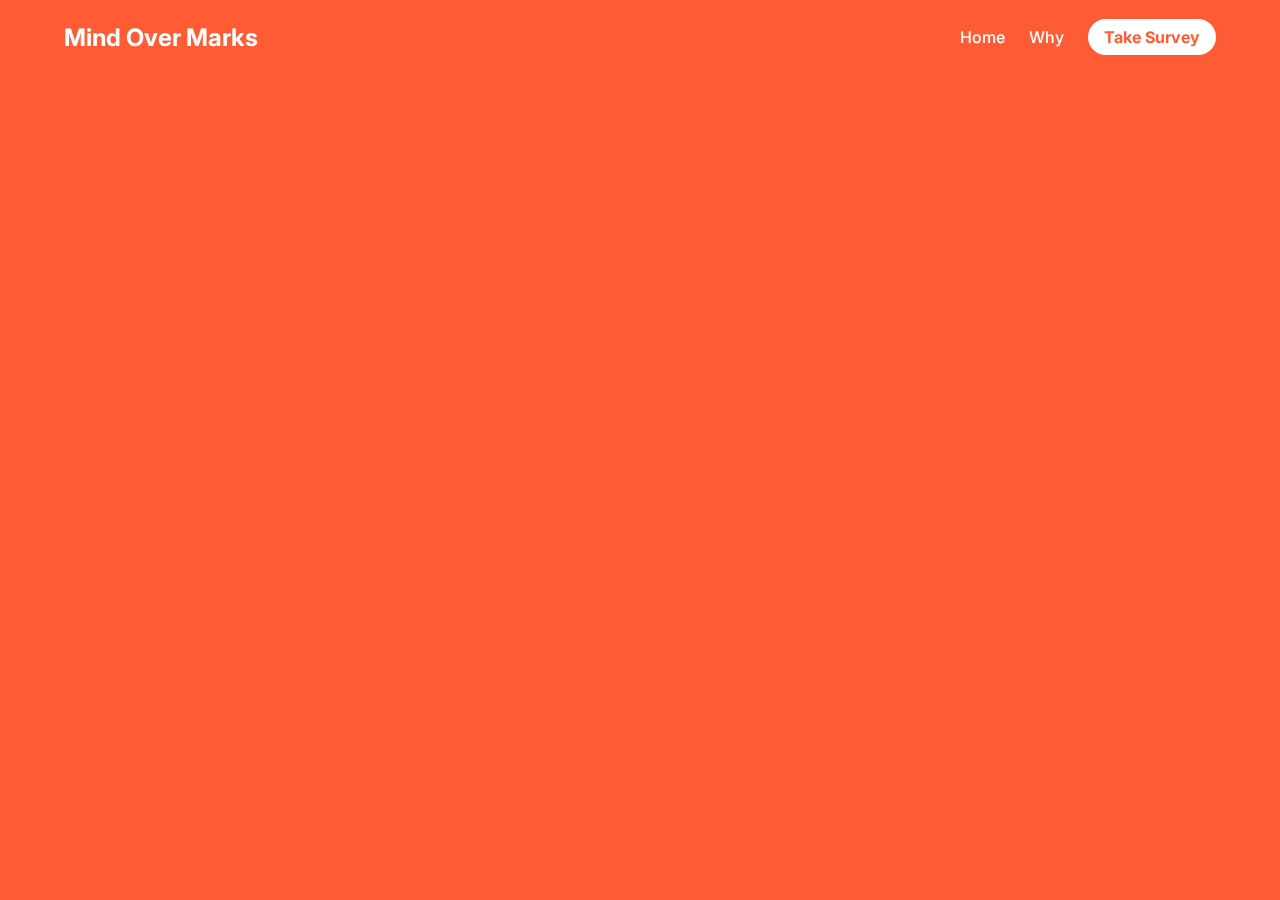
<file: index.html>
<!DOCTYPE html>
<html lang="en">
<head>
  <meta charset="UTF-8" />
  <meta name="viewport" content="width=device-width, initial-scale=1.0"/>
  <title>Mind Over Marks</title>
  <link rel="stylesheet" href="style.css" />
  <link href="https://fonts.googleapis.com/css2?family=Inter:wght@400;600;700&display=swap" rel="stylesheet" />
</head>
<body>

  <!-- Navigation Bar -->
  <nav class="navbar">
    <div class="logo"><a href="#">Mind Over Marks</a></div>
    <div class="nav-links">
      <a class="navText" href="#">Home</a>
      <a class="navText"  href="why.html">Why</a>
      <a href="survey.html" class="btn-light">Take Survey</a>
    </div>
  </nav>

  <!-- Hero Section -->
  <section class="hero">
    <div class="hero-text">
      <h1>Study less.<br>Live more.</h1>
      <p>Campaigning for mental health support in schools.</p>
    </div>

    <div class="petition-cta fade-in-left">
      <h2>Make a Difference</h2>
      <p>Unrealistic workloads, constant pressure, and mental health issues are hurting students like us.
      Help us push for better school support systems by signing the petition.</p>
      <a href="https://chng.it/dSzbhCc6VT" target="_blank" class="btn-petition">Sign the Petition</a>
    </div>
  </section>

</body>
</html>
</file>
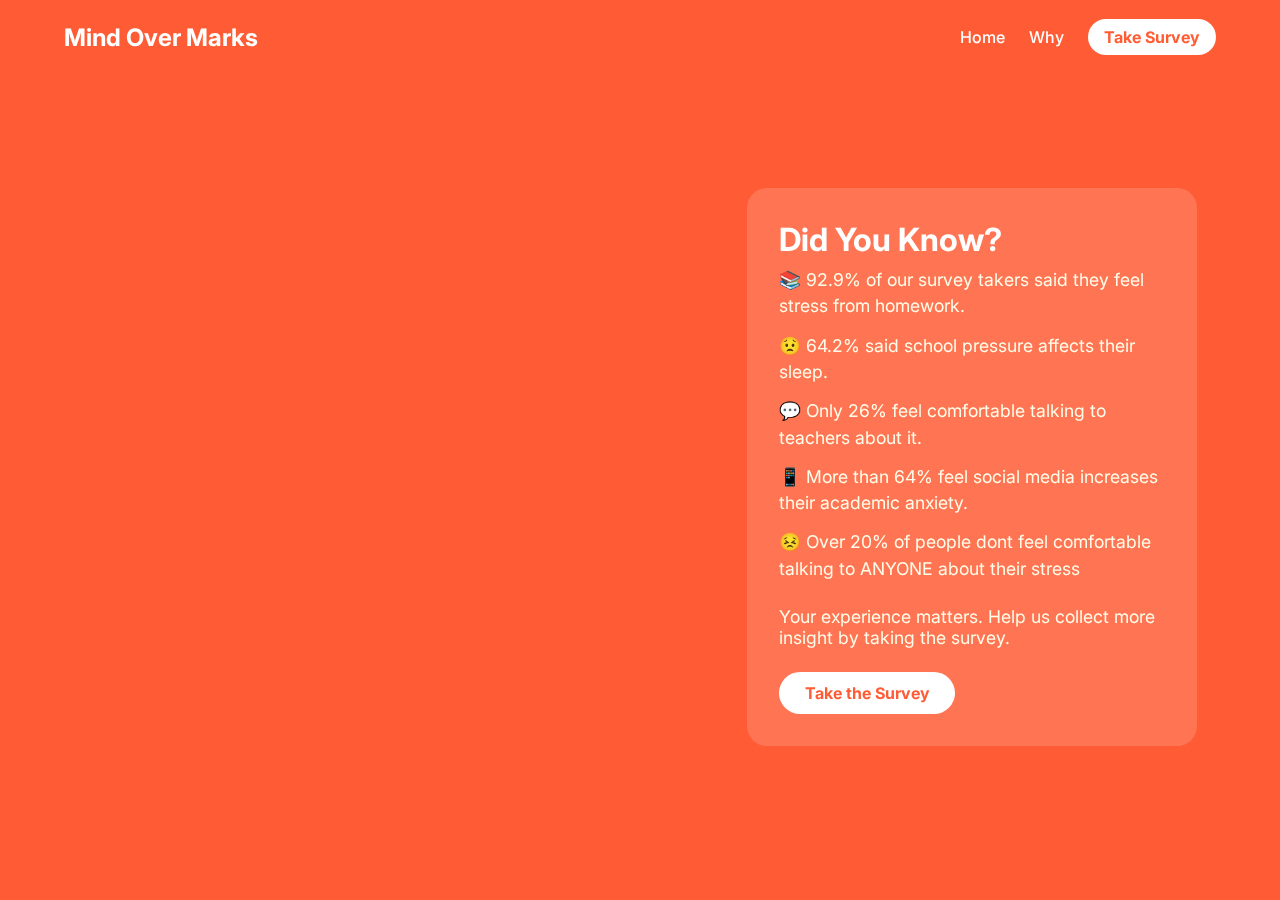
<file: survey.html>
<!DOCTYPE html>
<html lang="en">
<head>
  <meta charset="UTF-8" />
  <meta name="viewport" content="width=device-width, initial-scale=1.0"/>
  <title>Survey – Mind Over Marks</title>
  <link rel="stylesheet" href="style.css" />
  <link rel="stylesheet" href="survey.css" />
  <link href="https://fonts.googleapis.com/css2?family=Inter:wght@400;600;700&display=swap" rel="stylesheet" />
</head>
<body>

  <!-- Navigation Bar -->
  <nav class="navbar">
    <div class="logo"><a href="index.html">Mind Over Marks</a></div>
    <div class="nav-links">
      <a class="navText" href="index.html">Home</a>
      <a class="navText"  href="why.html">Why</a>
      <a href="survey.html" class="btn-light">Take Survey</a>
    </div>
  </nav>

  <!-- Survey Hero -->
  <section class="hero" style="flex-direction: row; justify-content: space-around; align-items: flex-start; padding-top: 140px; gap: 3rem;">
    
    <div class="hero-text" style="max-width: 450px; text-align: left;">
      <h1>Let’s Talk Data.</h1>
      <p>We're collecting real voices from real students about how school stress is affecting them.</p>
    </div>

    <div class="petition-cta fade-in-left" style="max-width: 450px; color: white;">
      <div id="did-you-know">
        <h2>Did You Know?</h2>
        <ul class="survey-stats">
          <li>📚 92.9% of our survey takers said they feel stress from homework.</li>
          <li>😟 64.2% said school pressure affects their sleep.</li>
          <li>💬 Only 26% feel comfortable talking to teachers about it.</li>
           <li>📱 More than 64% feel social media increases their academic anxiety.</li>
           <li>😣 Over 20% of people dont feel comfortable talking to ANYONE about their stress</li>
        </ul>
        <p style="margin-top: 1.5rem;">Your experience matters. Help us collect more insight by taking the survey.</p>
        <a href="https://forms.gle/R4NqcSdKnApQ4vf38" target="_blank" id="take-survey-btn" class="btn-petition">Take the Survey</a>
      </div>
    </div>

  </section>

  <script src="survey.js"></script>

</body>
</html>
</file>
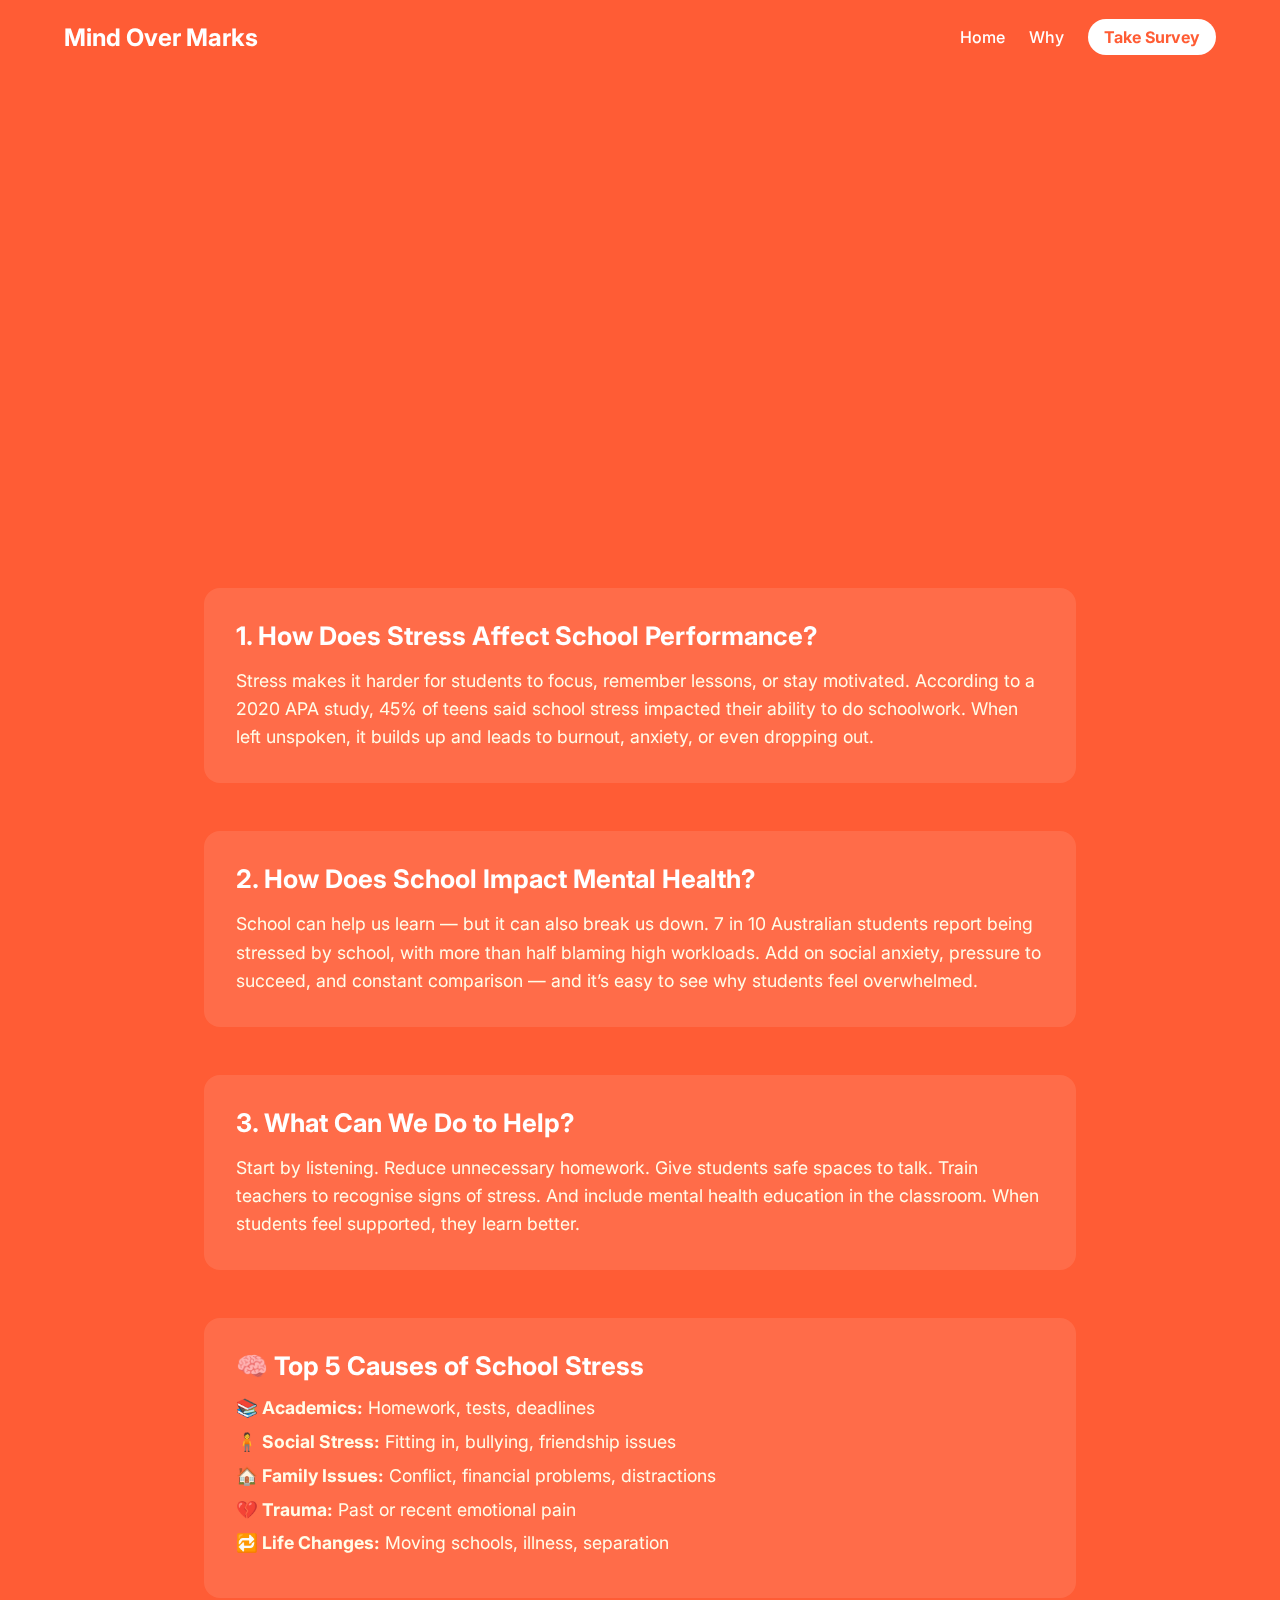
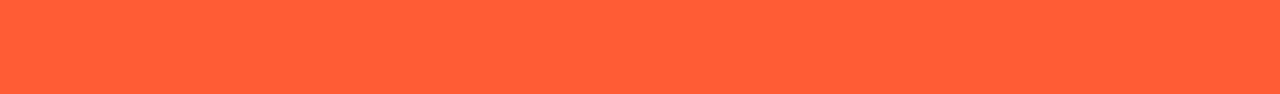
<file: why.html>
<!DOCTYPE html>
<html lang="en">
<head>
  <meta charset="UTF-8" />
  <meta name="viewport" content="width=device-width, initial-scale=1.0"/>
  <title>Mind Over Marks | Why</title>
  <link rel="stylesheet" href="style.css" />
  <link rel="stylesheet" href="why.css" />
  <link href="https://fonts.googleapis.com/css2?family=Inter:wght@400;600;700&display=swap" rel="stylesheet" />
</head>
<body>

  <!-- Navigation Bar -->
  <nav class="navbar">
    <div class="logo"><a href="index.html">Mind Over Marks</a></div>
    <div class="nav-links">
      <a class="navText" href="index.html">Home</a>
      <a class="navText" href="why.html">Why</a>
      <a href="survey.html" class="btn-light">Take Survey</a>
    </div>
  </nav>

  <!-- Hero Section (shorter height) -->
  <section class="hero short-hero">
    <div class="hero-text">
      <h1>Why It Matters</h1>
      <p>The truth behind school stress and how it's hurting students.</p>
    </div>
  </section>

  <!-- Scrollable Content -->
  <section class="why-section">
    <div class="why-block">
      <h2>1. How Does Stress Affect School Performance?</h2>
      <p>Stress makes it harder for students to focus, remember lessons, or stay motivated. According to a 2020 APA study, 45% of teens said school stress impacted their ability to do schoolwork. When left unspoken, it builds up and leads to burnout, anxiety, or even dropping out.</p>
    </div>

    <div class="why-block">
      <h2>2. How Does School Impact Mental Health?</h2>
      <p>School can help us learn — but it can also break us down. 7 in 10 Australian students report being stressed by school, with more than half blaming high workloads. Add on social anxiety, pressure to succeed, and constant comparison — and it’s easy to see why students feel overwhelmed.</p>
    </div>

    <div class="why-block">
      <h2>3. What Can We Do to Help?</h2>
      <p>Start by listening. Reduce unnecessary homework. Give students safe spaces to talk. Train teachers to recognise signs of stress. And include mental health education in the classroom. When students feel supported, they learn better.</p>
    </div>

    <div class="why-block stress-list">
      <h2>🧠 Top 5 Causes of School Stress</h2>
      <ul>
        <li><strong>📚 Academics:</strong> Homework, tests, deadlines</li>
        <li><strong>🧍 Social Stress:</strong> Fitting in, bullying, friendship issues</li>
        <li><strong>🏠 Family Issues:</strong> Conflict, financial problems, distractions</li>
        <li><strong>💔 Trauma:</strong> Past or recent emotional pain</li>
        <li><strong>🔁 Life Changes:</strong> Moving schools, illness, separation</li>
      </ul>
    </div>
  </section>

</body>
</html>
</file>
<file: survey.css>
.survey-form {
  margin-top: 2.5rem;
  /* Remove background and padding to prevent double box */
  padding: 0;
  border-radius: 0;
  box-shadow: none;

  width: 100%;
  max-width: 600px;
  color: white;
  font-size: 1rem;
  line-height: 1.6;
}

.survey-form label {
  font-weight: 600;
  margin-top: 1rem;
  display: block;
}

.survey-form input[type="radio"],
.survey-form input[type="email"] {
  margin: 0.4rem 0;
}

.survey-form input[type="email"] {
  width: 100%;
  padding: 0.6rem;
  border-radius: 8px;
  border: none;
  margin-top: 0.3rem;
  font-family: inherit;
}

.survey-form .btn-dark {
  margin-top: 1.5rem;
}

/* Survey Stats */
.survey-stats {
  list-style: none;
  padding-left: 0;
  color: #fffde9;
}

.survey-stats li {
  margin-bottom: 0.8rem;
  font-size: 1.1rem;
  line-height: 1.5;
}

/* Data Section Styling */
.data-section {
  text-align: left;
  max-width: 600px;
  margin-top: 3rem;
  animation: fadeIn 1.5s ease-in-out;
}

.data-section h2 {
  font-size: 2rem;
  font-weight: 700;
  margin-bottom: 1rem;
  color: white;
}

.data-section ul {
  list-style: none;
  padding-left: 0;
  color: #fff;
  font-size: 1.1rem;
  line-height: 1.6;
}

.data-section li {
  margin-bottom: 0.6rem;
}

/* Fade-in animation */
@keyframes fadeIn {
  from { opacity: 0; transform: translateY(30px); }
  to { opacity: 1; transform: translateY(0); }
}


.navText a {
    color: #fff;
}

.hero {
  flex-direction: column;
  align-items: center;
  text-align: center;
}

@media (min-width: 768px) {
  .hero {
    flex-direction: row;
    justify-content: space-around;
    align-items: flex-start;
    text-align: left;
    padding-top: 140px;
  }
}
</file>
<file: why.css>
/* WHY PAGE CUSTOM STYLES */

/* Shorter Hero than homepage */
.short-hero {
  height: 60vh;
  padding-top: 160px;
  justify-content: center;
}

/* Main scrollable section */
.why-section {
  padding: 3rem 5%;
  max-width: 1000px;
  margin: 0 auto;
}

/* Content blocks */
.why-block {
  margin-bottom: 3rem;
  background-color: rgba(255, 255, 255, 0.1);
  padding: 2rem;
  border-radius: 16px;
  backdrop-filter: blur(4px);
  animation: fadeIn 1s ease-in-out;
  color: white;
}

.why-block h2 {
  font-size: 1.6rem;
  margin-bottom: 1rem;
  color: white;
}

.why-block p {
  font-size: 1.1rem;
  color: #fffde9;
  line-height: 1.6;
}

.stress-list ul {
  list-style: none;
  padding-left: 0;
}

.stress-list li {
  margin-bottom: 0.8rem;
  font-size: 1.1rem;
  color: #fffde9;
}

/* Animation */
@keyframes fadeIn {
  from { opacity: 0; transform: translateY(20px); }
  to { opacity: 1; transform: translateY(0); }
}
</file>
<file: style.css>
/* Reset + Base Styles */
* {
  margin: 0;
  padding: 0;
  box-sizing: border-box;
}

body {
  font-family: 'Inter', sans-serif;
  background-color: #ff5c35;
  color: white;
}

a {
  text-decoration: none;
  font-weight: 500;
}

/* Navigation */
.navbar {
  width: 100%;
  padding: 1.2rem 5%;
  display: flex;
  justify-content: space-between;
  align-items: center;
  position: fixed;
  top: 0;
  left: 0;
  z-index: 999;
  background: transparent;
  box-shadow: none;
} 


.logo a {
  font-size: 1.5rem;
  font-weight: bold;
  color: white;
}


.nav-links {
  display: flex;
  gap: 1.5rem;
  align-items: center;
}

.navText {
  color: white;
}

.btn-light {
    background: white;
    color:#ff5c34;
  padding: 0.5rem 1rem;
  border-radius: 999px;
  font-weight: bold;
  transition: 0.3s ease;
} 

.btn-light:hover {
  opacity: 0.9;
}

/* Hero Section */
.hero {
  display: flex;
  flex-direction: column;
  align-items: center;
  height: 100vh;
  text-align: center;
  padding-top: 180px;
  background-color: #ff5c35;
  position: relative;
}

.hero-text {
  max-width: 800px;
  animation: fadeInUp 1s ease-out;
  opacity: 0;
  transform: translateY(20px);
  animation-fill-mode: forwards;
  animation-delay: 0.2s;
}

.hero-text h1 {
  font-size: 5rem;
  font-weight: 700;
  margin-bottom: 1rem;
  line-height: 1.15;
  color: white;
}

.hero-text p {
  font-size: 1.5rem;
  color: #fff9;
  margin-bottom: 2rem;
}

/* Petition CTA */
.petition-cta {
  max-width: 600px;
  text-align: left;
  background-color: rgba(255, 255, 255, 0.15);
  padding: 2rem;
  margin-top: 3rem;
  border-radius: 20px;
  backdrop-filter: blur(5px);
  animation: fadeInLeft 1s ease-out;
  opacity: 0;
  transform: translateX(-30px);
  animation-fill-mode: forwards;
  animation-delay: 0.8s;
}

.petition-cta h2 {
  font-size: 2rem;
  margin-bottom: 0.5rem;
  color: white;
}

.petition-cta p {
  font-size: 1.1rem;
  margin-bottom: 1.5rem;
  color: #fffde9;
}

.btn-petition {
  background-color: white;
  color: #ff5c35;
  padding: 0.7rem 1.6rem;
  font-weight: bold;
  border-radius: 999px;
  text-align: center;
  display: inline-block;
  transition: background-color 0.3s ease;
}

.btn-petition:hover {
  background-color: #ffe5d6;
}

/* Animations */
@keyframes fadeInUp {
  to {
    opacity: 1;
    transform: translateY(0);
  }
}

@keyframes fadeInLeft {
  to {
    opacity: 1;
    transform: translateX(0);
  }
}
</file>
